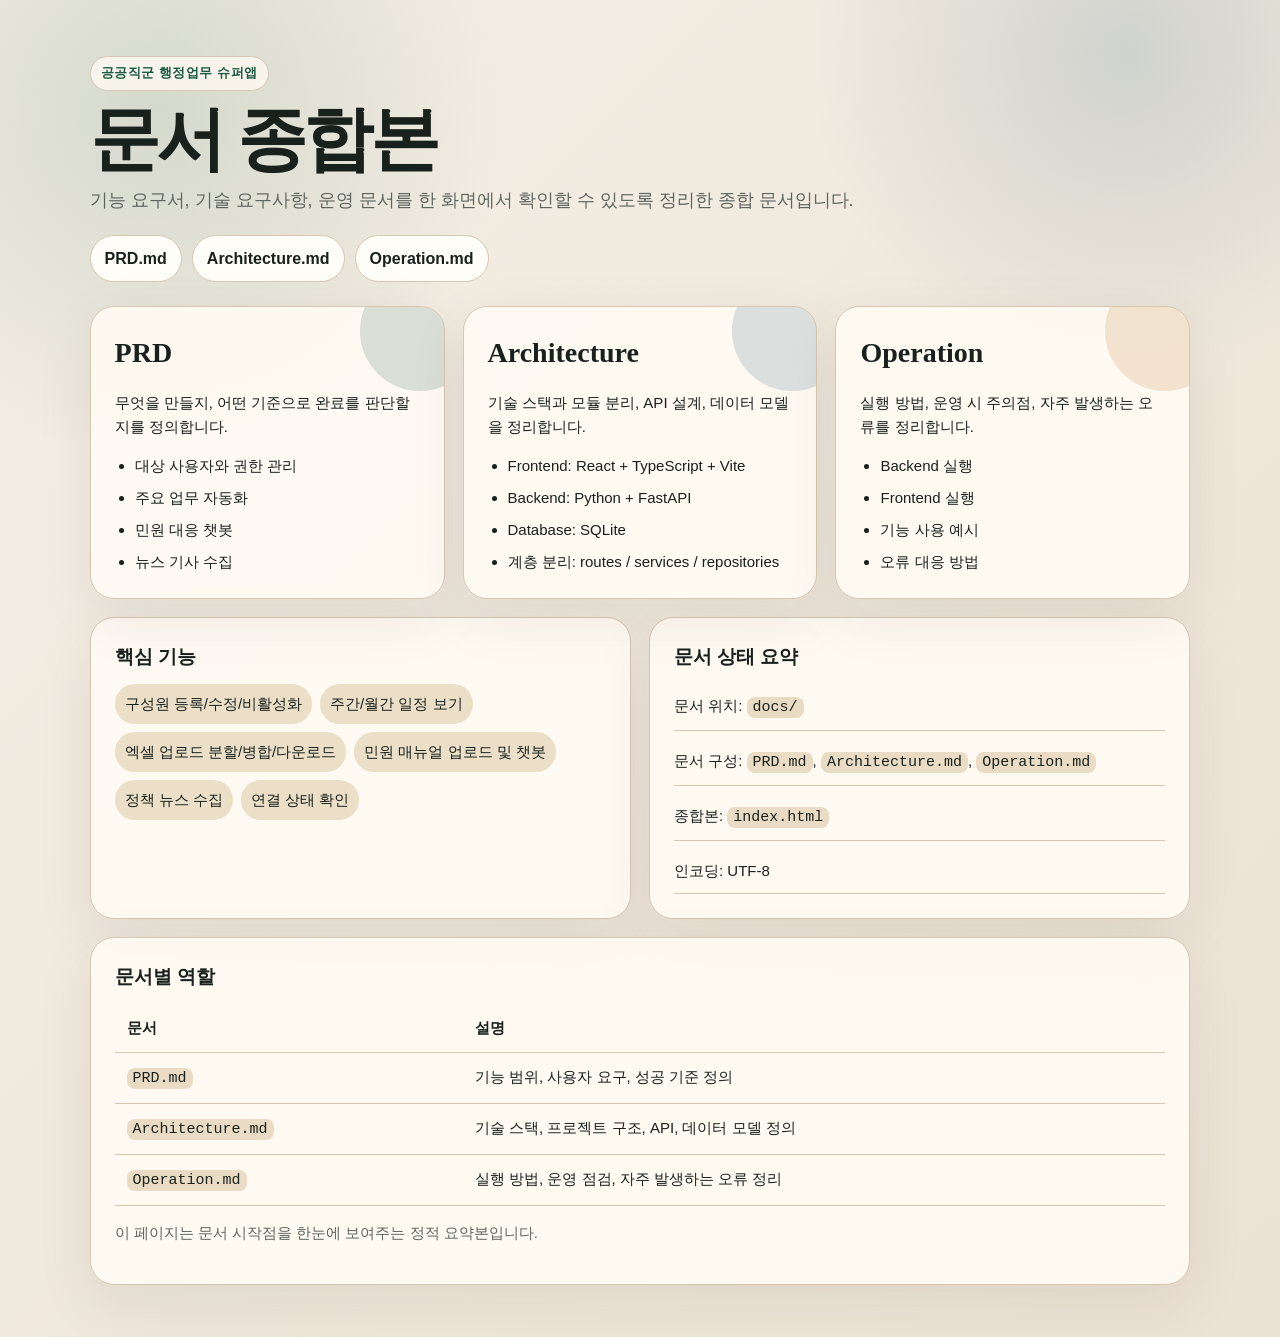
<file: docs/index.html>
<!doctype html>
<html lang="ko">
  <head>
    <meta charset="utf-8" />
    <meta name="viewport" content="width=device-width, initial-scale=1" />
    <title>공공직군 행정업무 슈퍼앱 문서 종합본</title>
    <style>
      :root {
        --bg: #f4efe6;
        --panel: rgba(255, 251, 243, 0.92);
        --ink: #18211c;
        --muted: #5e665f;
        --line: #d7c7b1;
        --green: #1d5b42;
        --blue: #295c7a;
        --amber: #b36a1e;
      }

      * {
        box-sizing: border-box;
      }

      body {
        margin: 0;
        color: var(--ink);
        background:
          radial-gradient(circle at 12% 8%, rgba(29, 91, 66, 0.14), transparent 22rem),
          radial-gradient(circle at 88% 4%, rgba(41, 92, 122, 0.16), transparent 20rem),
          linear-gradient(135deg, #f4efe6 0%, #ece2d3 100%);
        font-family: "Segoe UI", "Malgun Gothic", sans-serif;
        line-height: 1.6;
      }

      header {
        padding: 56px 7vw 24px;
      }

      main {
        padding: 0 7vw 64px;
      }

      h1 {
        margin: 14px 0 12px;
        font-size: clamp(36px, 5.5vw, 72px);
        line-height: 0.98;
        letter-spacing: -0.05em;
        font-family: Georgia, "Times New Roman", serif;
      }

      .eyebrow {
        display: inline-flex;
        padding: 6px 10px;
        border: 1px solid var(--line);
        border-radius: 999px;
        background: rgba(255, 251, 243, 0.8);
        color: var(--green);
        font-size: 13px;
        font-weight: 700;
        letter-spacing: 0.04em;
      }

      .lead {
        max-width: 900px;
        margin: 0;
        color: var(--muted);
        font-size: 18px;
      }

      .grid {
        display: grid;
        grid-template-columns: repeat(12, 1fr);
        gap: 18px;
      }

      .card {
        padding: 24px;
        border: 1px solid var(--line);
        border-radius: 24px;
        background: var(--panel);
        box-shadow: 0 18px 60px rgba(40, 31, 20, 0.08);
      }

      .span-4 {
        grid-column: span 4;
      }

      .span-6 {
        grid-column: span 6;
      }

      .span-12 {
        grid-column: span 12;
      }

      h2,
      h3 {
        margin: 0 0 12px;
      }

      h2 {
        font-size: 28px;
        font-family: Georgia, "Times New Roman", serif;
      }

      p,
      li,
      td,
      th {
        font-size: 15px;
      }

      ul,
      ol {
        margin: 0;
        padding-left: 20px;
      }

      li + li {
        margin-top: 8px;
      }

      .link-row {
        display: flex;
        flex-wrap: wrap;
        gap: 10px;
        margin-top: 20px;
      }

      .link-row a {
        display: inline-flex;
        padding: 10px 14px;
        border: 1px solid var(--line);
        border-radius: 999px;
        color: var(--ink);
        background: #fffdf7;
        text-decoration: none;
        font-weight: 700;
      }

      .pill-list {
        display: flex;
        flex-wrap: wrap;
        gap: 8px;
        padding: 0;
        list-style: none;
      }

      .pill-list li {
        margin: 0;
        padding: 8px 10px;
        border-radius: 999px;
        background: #ecdfc8;
      }

      table {
        width: 100%;
        border-collapse: collapse;
      }

      th,
      td {
        padding: 12px;
        border-bottom: 1px solid var(--line);
        text-align: left;
        vertical-align: top;
      }

      code {
        padding: 2px 6px;
        border-radius: 8px;
        background: #eadcc4;
        font-family: "Cascadia Mono", Consolas, monospace;
      }

      .feature {
        position: relative;
        overflow: hidden;
      }

      .feature::after {
        content: "";
        position: absolute;
        top: -36px;
        right: -36px;
        width: 120px;
        height: 120px;
        border-radius: 50%;
        opacity: 0.16;
      }

      .green::after {
        background: var(--green);
      }

      .blue::after {
        background: var(--blue);
      }

      .amber::after {
        background: var(--amber);
      }

      .status-list {
        list-style: none;
        padding: 0;
      }

      .status-list li {
        padding: 10px 0;
        border-bottom: 1px solid var(--line);
      }

      .small {
        color: var(--muted);
      }

      @media (max-width: 900px) {
        .span-4,
        .span-6,
        .span-12 {
          grid-column: span 12;
        }
      }
    </style>
  </head>
  <body>
    <header>
      <span class="eyebrow">공공직군 행정업무 슈퍼앱</span>
      <h1>문서 종합본</h1>
      <p class="lead">
        기능 요구서, 기술 요구사항, 운영 문서를 한 화면에서 확인할 수 있도록 정리한 종합 문서입니다.
      </p>
      <div class="link-row">
        <a href="PRD.md">PRD.md</a>
        <a href="Architecture.md">Architecture.md</a>
        <a href="Operation.md">Operation.md</a>
      </div>
    </header>

    <main>
      <section class="grid">
        <article class="card span-4 feature green">
          <h2>PRD</h2>
          <p>무엇을 만들지, 어떤 기준으로 완료를 판단할지를 정의합니다.</p>
          <ul>
            <li>대상 사용자와 권한 관리</li>
            <li>주요 업무 자동화</li>
            <li>민원 대응 챗봇</li>
            <li>뉴스 기사 수집</li>
          </ul>
        </article>

        <article class="card span-4 feature blue">
          <h2>Architecture</h2>
          <p>기술 스택과 모듈 분리, API 설계, 데이터 모델을 정리합니다.</p>
          <ul>
            <li>Frontend: React + TypeScript + Vite</li>
            <li>Backend: Python + FastAPI</li>
            <li>Database: SQLite</li>
            <li>계층 분리: routes / services / repositories</li>
          </ul>
        </article>

        <article class="card span-4 feature amber">
          <h2>Operation</h2>
          <p>실행 방법, 운영 시 주의점, 자주 발생하는 오류를 정리합니다.</p>
          <ul>
            <li>Backend 실행</li>
            <li>Frontend 실행</li>
            <li>기능 사용 예시</li>
            <li>오류 대응 방법</li>
          </ul>
        </article>

        <article class="card span-6">
          <h3>핵심 기능</h3>
          <ul class="pill-list">
            <li>구성원 등록/수정/비활성화</li>
            <li>주간/월간 일정 보기</li>
            <li>엑셀 업로드 분할/병합/다운로드</li>
            <li>민원 매뉴얼 업로드 및 챗봇</li>
            <li>정책 뉴스 수집</li>
            <li>연결 상태 확인</li>
          </ul>
        </article>

        <article class="card span-6">
          <h3>문서 상태 요약</h3>
          <ul class="status-list">
            <li>문서 위치: <code>docs/</code></li>
            <li>문서 구성: <code>PRD.md</code>, <code>Architecture.md</code>, <code>Operation.md</code></li>
            <li>종합본: <code>index.html</code></li>
            <li>인코딩: UTF-8</li>
          </ul>
        </article>

        <article class="card span-12">
          <h3>문서별 역할</h3>
          <table>
            <thead>
              <tr>
                <th>문서</th>
                <th>설명</th>
              </tr>
            </thead>
            <tbody>
              <tr>
                <td><code>PRD.md</code></td>
                <td>기능 범위, 사용자 요구, 성공 기준 정의</td>
              </tr>
              <tr>
                <td><code>Architecture.md</code></td>
                <td>기술 스택, 프로젝트 구조, API, 데이터 모델 정의</td>
              </tr>
              <tr>
                <td><code>Operation.md</code></td>
                <td>실행 방법, 운영 점검, 자주 발생하는 오류 정리</td>
              </tr>
            </tbody>
          </table>
          <p class="small">이 페이지는 문서 시작점을 한눈에 보여주는 정적 요약본입니다.</p>
        </article>
      </section>
    </main>
  </body>
</html>
</file>
